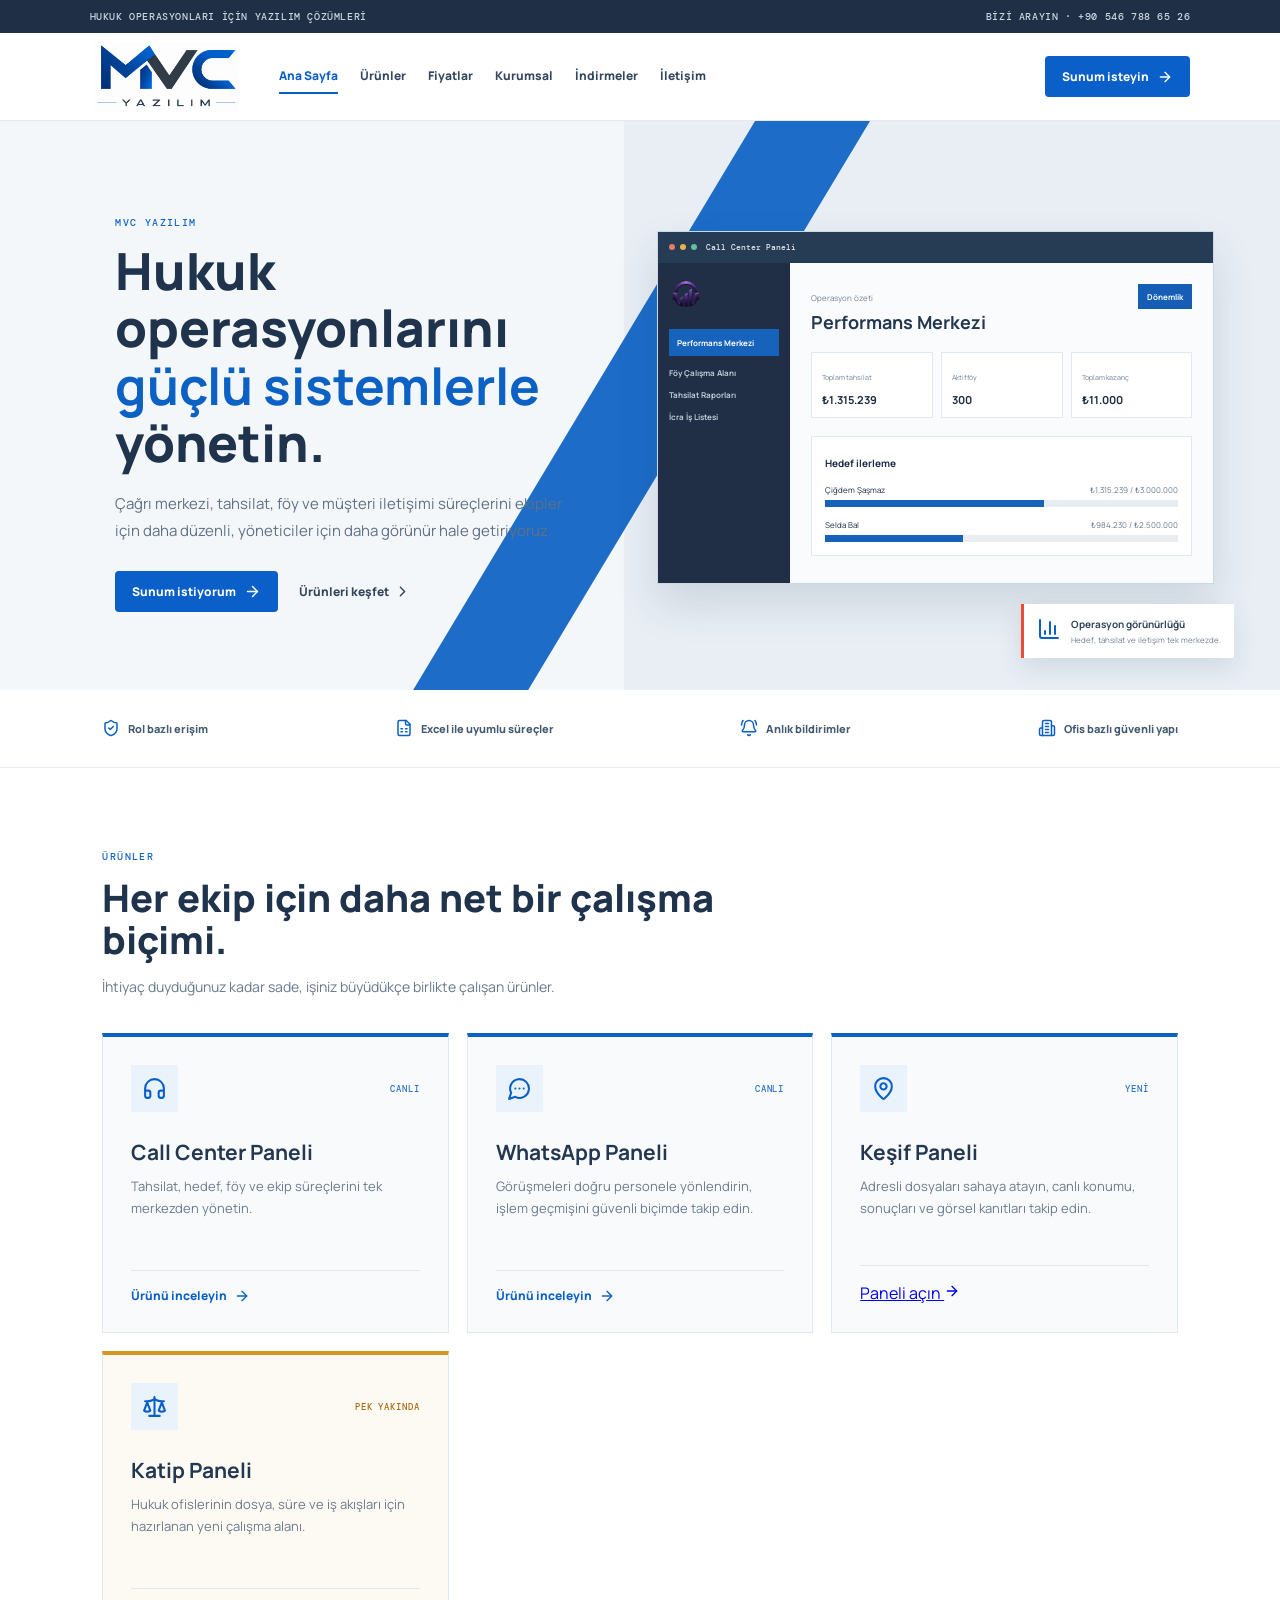
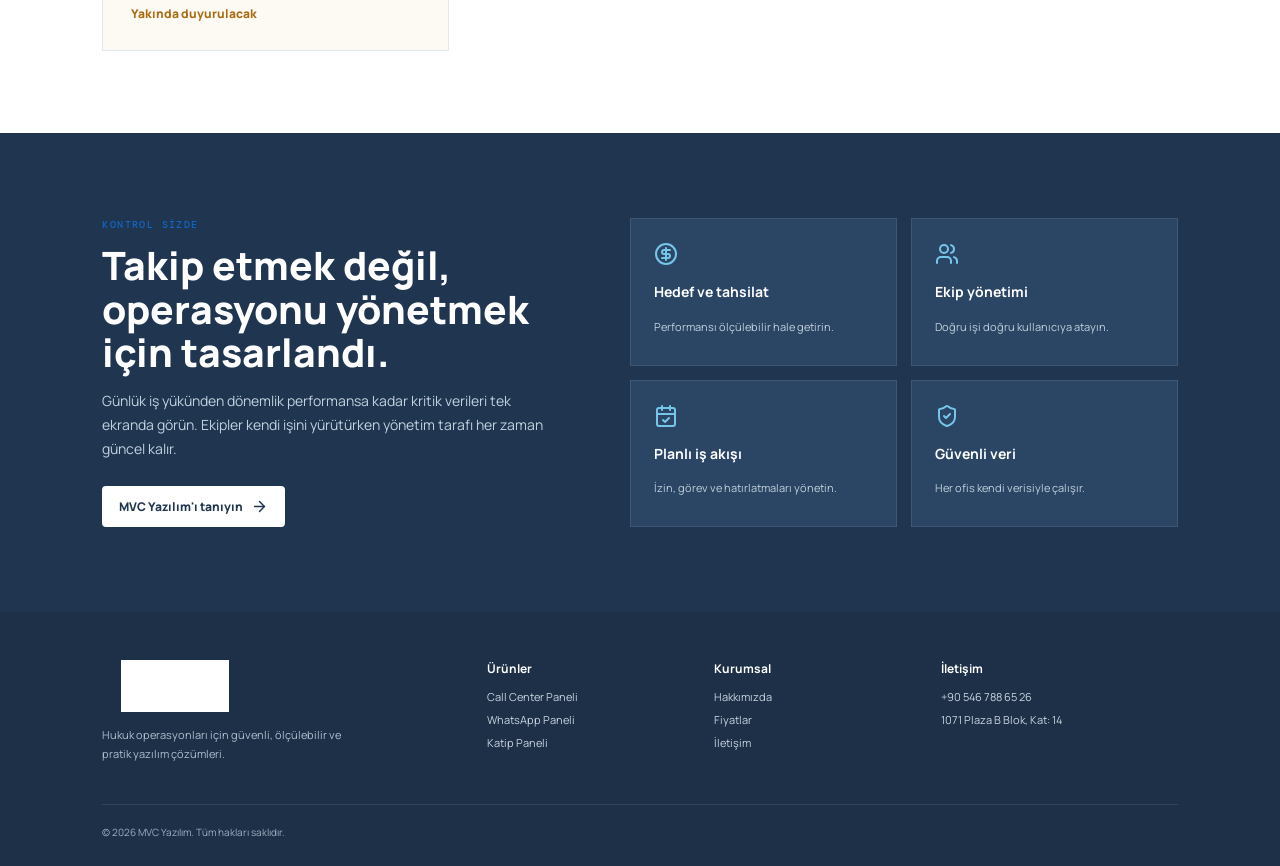
<file: index.html>
<!doctype html>
<html lang="tr">
  <head>
    <meta charset="UTF-8" />
    <meta name="viewport" content="width=device-width, initial-scale=1.0" />
    <meta name="description" content="MVC Yazılım, hukuk ve çağrı merkezi operasyonları için güvenli masaüstü çözümleri geliştirir." />
    <title>MVC Yazılım | Operasyonu Yönetin</title>
    <script type="module" crossorigin src="/assets/index-Bg95SUfD.js"></script>
    <link rel="stylesheet" crossorigin href="/assets/index-CJSbmuFG.css">
  </head>
  <body>
    <div id="root"></div>
  </body>
</html>
</file>
<file: assets/index-CJSbmuFG.css>
@import"https://fonts.googleapis.com/css2?family=DM+Mono:wght@400;500&family=Manrope:wght@400;500;600;700;800&display=swap";:root{font-family:Manrope,Arial,sans-serif;color:#1c2d43;background:#fff;font-synthesis:none}*{box-sizing:border-box}html{scroll-behavior:smooth}body{margin:0;min-width:320px}button{font:inherit;cursor:pointer}.topline{height:33px;padding:0 clamp(20px,7vw,115px);display:flex;align-items:center;justify-content:space-between;background:#1e2f46;color:#cbd6e0;font:500 10px DM Mono,monospace;letter-spacing:.06em}.topline a{color:inherit;text-decoration:none}.brand,.footer-brand{border:0;background:transparent;padding:0;cursor:pointer}.brand img{display:block;width:154px;height:70px;object-fit:contain}.topline+header{height:88px;padding:0 clamp(20px,7vw,115px);display:flex;align-items:center;gap:35px;border-bottom:1px solid #e5eaef;background:#fff;position:sticky;top:0;z-index:20}nav{display:flex;align-items:center;gap:22px;flex:1}nav button{border:0;background:none;color:#34475f;font-size:12px;font-weight:800;padding:8px 0;border-bottom:2px solid transparent}nav button.selected,nav button:hover{color:#0a5fc8;border-color:#0a5fc8}.header-button,.primary,.dark-button{border:0;border-radius:4px;background:#0a5fc8;color:#fff;padding:12px 17px;font-size:12px;font-weight:800;display:inline-flex;align-items:center;gap:8px;text-decoration:none}.mobile-menu{display:none;background:none;border:0;color:#1e2f46}.hero{min-height:550px;display:grid;grid-template-columns:1fr 1.05fr;overflow:hidden;background:#f4f7fa}.hero-copy{padding:95px 40px 78px clamp(20px,9vw,150px);align-self:center;position:relative;z-index:1}.eyebrow{color:#1265c5;font:500 10px DM Mono,monospace;letter-spacing:.14em;margin:0 0 13px}.hero h1,.page-banner h1,.section-intro h2,.home-feature h2{color:#20334d;line-height:1.12;letter-spacing:0;margin:0;font-size:clamp(34px,4vw,54px);font-weight:800}.hero h1 strong{display:block;color:#0b62c4}.hero-copy>p:not(.eyebrow){max-width:510px;color:#617084;font-size:15px;line-height:1.75;margin:20px 0 27px}.action-row{display:flex;gap:15px;align-items:center;flex-wrap:wrap}.text-button{background:none;border:0;color:#31445b;font-size:12px;font-weight:800;display:inline-flex;gap:5px;align-items:center}.hero-art{position:relative;display:grid;place-items:center;padding:62px 10% 58px 5%;background:#e8eef4}.hero-accent{position:absolute;width:115px;height:150%;left:-40px;top:-25%;background:#1468c6;transform:skew(-31deg);opacity:.96}.app-preview{z-index:1;width:min(570px,100%);background:#fff;border:1px solid #ccd9e4;box-shadow:0 20px 40px #1d365622}.preview-bar{height:31px;display:flex;align-items:center;gap:5px;padding:0 11px;background:#263b54;color:#e7edf4;font:500 8px DM Mono,monospace}.preview-bar span{width:6px;height:6px;border-radius:50%;background:#ed796c}.preview-bar span:nth-child(2){background:#e7b34a}.preview-bar span:nth-child(3){background:#5fc1a0}.preview-bar b{margin-left:4px}.preview-body{height:320px;display:grid;grid-template-columns:132px 1fr}.preview-body>aside{background:#202f45;color:#bdcad8;padding:14px 11px;display:flex;flex-direction:column;gap:11px;font-size:8px;font-weight:700}.preview-body>aside img{width:80px;height:34px;object-fit:contain;object-position:left;margin-bottom:7px}.preview-body>aside b{padding:8px;background:#1763bc;color:#fff}.preview-body>aside i{font-style:normal}.call-ui{padding:21px;background:#fafbfd}.preview-title{display:flex;justify-content:space-between;align-items:start}.preview-title small{font-size:8px;color:#758496}.preview-title strong{display:block;font-size:18px;color:#233750;margin-top:4px}.preview-title em{font-style:normal;background:#165eb5;color:#fff;padding:7px 9px;font-size:8px;font-weight:700}.mini-kpis{display:grid;grid-template-columns:repeat(3,1fr);gap:8px;margin:18px 0}.mini-kpis article{background:#fff;border:1px solid #e2e8ef;padding:10px;min-width:0}.mini-kpis small{font-size:7px;color:#718194}.mini-kpis b{display:block;margin-top:7px;font-size:11px}.progress-panel{padding:13px;background:#fff;border:1px solid #e2e8ef}.progress-panel>b{font-size:10px}.progress-panel p{font-size:8px;display:flex;justify-content:space-between;margin:12px 0 5px}.progress-panel p span{color:#64768a}.progress-panel i{display:block;height:7px;background:#e8edf1}.progress-panel u{display:block;height:100%;background:#1763bc;text-decoration:none}.hero-note{position:absolute;z-index:2;right:7%;bottom:32px;display:flex;gap:10px;padding:13px;background:#fff;border-left:3px solid #e94d35;box-shadow:0 10px 24px #1935561d;color:#0a5fc8}.hero-note span{display:grid;gap:3px}.hero-note b{font-size:10px;color:#31445c}.hero-note small{font-size:8px;color:#738196}.trust-strip{min-height:78px;padding:0 clamp(20px,8vw,130px);display:flex;align-items:center;justify-content:space-between;gap:20px;background:#fff;border-bottom:1px solid #e5eaf0}.trust-strip span{display:flex;align-items:center;gap:8px;color:#455a70;font-size:11px;font-weight:800}.trust-strip svg{color:#0a5fc8;width:18px}.home-products,.page-content{padding:82px clamp(20px,8vw,130px)}.section-intro{max-width:690px;margin-bottom:35px}.section-intro h2{font-size:38px}.section-intro>p:not(.eyebrow){color:#68798d;font-size:14px;line-height:1.65}.product-cards{display:grid;grid-template-columns:repeat(3,1fr);gap:18px}.product-card{min-height:300px;padding:28px;background:#f8fafc;border:1px solid #e2e8ef;border-top:4px solid #0b62c4;display:flex;flex-direction:column}.product-card.soon-card{border-top-color:#d69722;background:#fdfaf4}.card-top{display:flex;align-items:center;justify-content:space-between}.product-icon,.large-icon{width:47px;height:47px;display:grid;place-items:center;background:#eaf3fc;color:#0a5fc8}.card-top>b{font:500 9px DM Mono,monospace;letter-spacing:.1em;color:#2c73c8}.soon-card .card-top>b{color:#a96c12}.product-card h3{font-size:21px;color:#243750;margin:26px 0 10px}.product-card p{color:#6b7b8d;font-size:13px;line-height:1.65;margin:0}.card-actions{border-top:1px solid #e1e7ec;margin-top:auto;padding-top:16px}.card-actions button,.card-actions span{background:none;border:0;padding:0;color:#0a5fc8;font-size:12px;font-weight:800;display:flex;align-items:center;gap:7px}.soon-card .card-actions span{color:#a96c12}.home-feature{padding:85px clamp(20px,8vw,130px);background:#203650;color:#fff;display:grid;grid-template-columns:.9fr 1.1fr;gap:80px}.home-feature h2{color:#fff;font-size:39px}.home-feature>div>p:not(.eyebrow){color:#c1d1df;font-size:14px;line-height:1.7;max-width:530px}.dark-button{background:#fff;color:#203650;margin-top:12px}.feature-grid{display:grid;grid-template-columns:1fr 1fr;gap:14px}.feature-grid article{padding:23px;background:#2b4665;border:1px solid #ffffff18;display:grid;gap:9px}.feature-grid svg{color:#76c6ea}.feature-grid b{font-size:14px}.feature-grid span{font-size:11px;line-height:1.55;color:#c3d0db}.page-banner{padding:86px clamp(20px,14vw,230px) 70px;background:#f0f5f9;text-align:center}.page-banner h1{font-size:clamp(36px,4.5vw,59px);max-width:940px;margin:auto}.page-banner>p:last-child{max-width:700px;margin:20px auto 0;color:#607187;font-size:15px;line-height:1.7}.page-content{min-height:560px}.product-detail-list{display:grid;gap:78px}.product-detail{display:grid;grid-template-columns:.82fr 1.18fr;gap:70px;align-items:center}.product-detail:nth-child(2n){direction:rtl}.product-detail:nth-child(2n)>*{direction:ltr}.detail-copy h2,.product-hero h2,.founder h2{font-size:35px;color:#20334d;margin:0}.detail-copy>p:not(.eyebrow),.product-hero p,.founder p{color:#64758a;line-height:1.75;font-size:14px}.detail-copy ul,.pricing-grid ul{padding:0;margin:25px 0;display:grid;gap:11px;list-style:none}.detail-copy li,.pricing-grid li{display:flex;gap:8px;align-items:center;color:#30445b;font-size:13px;font-weight:700}.detail-copy li svg,.pricing-grid li svg{color:#0a5fc8}.product-detail .app-preview{width:100%}.whatsapp-preview .preview-body>aside b{background:#158265}.whatsapp-preview .preview-bar{background:#263b54}.chat-ui{display:grid;grid-template-columns:.9fr 1.4fr;overflow:hidden;background:#f7faf9}.chat-list{padding:15px;background:#fff;border-right:1px solid #e3e8e8}.chat-list b{font-size:10px}.chat-list p{padding:10px 7px;margin:7px 0;font-size:9px;font-weight:800}.chat-list p.active{background:#e5f5ee;color:#0e785b}.chat-list span{display:block;font-size:7px;font-weight:500;color:#758296;margin-top:4px}.chat-window{padding:16px;display:flex;flex-direction:column;gap:12px}.chat-window>div{display:grid;gap:3px;border-bottom:1px solid #dfe7e5;padding-bottom:10px}.chat-window b{font-size:10px}.chat-window small{font-size:7px;color:#678171}.chat-window i,.chat-window em{max-width:80%;padding:9px;font-style:normal;font-size:8px;line-height:1.45;background:#fff;border:1px solid #e5e9eb;align-self:flex-start}.chat-window em{align-self:flex-end;background:#d9f2e7;border-color:#c9eadb}.chat-window>span{margin-top:auto;padding:9px;background:#fff;border:1px solid #dfe7e5;color:#96a39e;font-size:8px}.product-hero{display:grid;grid-template-columns:.9fr 1.1fr;gap:70px;align-items:center}.large-icon{width:67px;height:67px;margin-bottom:22px}.feature-list{display:grid;grid-template-columns:repeat(3,1fr);gap:15px;margin-top:65px}.feature-list article{padding:22px;border:1px solid #e0e7ee;display:flex;gap:14px}.feature-list svg{color:#0a5fc8;flex:0 0 auto}.feature-list b{font-size:14px}.feature-list p{font-size:12px;line-height:1.55;color:#67788c;margin:7px 0 0}.pricing-grid{display:grid;grid-template-columns:repeat(3,1fr);gap:17px;align-items:stretch}.pricing-grid article{position:relative;border:1px solid #e0e7ee;padding:30px;display:flex;flex-direction:column;min-height:420px}.pricing-grid .featured-price{background:#203650;color:#fff;border-color:#203650;transform:translateY(-13px)}.popular{position:absolute;top:-13px;left:22px;background:#e9a928;color:#233750;padding:6px 9px;font:700 8px DM Mono,monospace;letter-spacing:.08em}.pricing-grid h2{font-size:24px;margin:0}.pricing-grid p{font-size:12px;color:#6b7c90}.featured-price p,.featured-price span,.featured-price li{color:#d5e1eb}.pricing-grid strong{font-size:30px;margin:14px 0 5px}.pricing-grid strong small{font-size:12px}.pricing-grid>article>span{font-size:11px;color:#6e7f91}.pricing-grid ul{margin-top:30px}.pricing-grid button{margin-top:auto}.outline{border:1px solid #0a5fc8;background:#fff;color:#0a5fc8;padding:11px 13px;font-size:12px;font-weight:800;display:flex;justify-content:center;align-items:center;gap:6px}.price-note{text-align:center;color:#788899;font-size:12px;margin:42px auto 0}.founder{display:grid;grid-template-columns:.6fr 1.4fr;gap:68px;align-items:center;max-width:1000px;margin:auto}.founder-mark{height:320px;background:#203650;display:grid;place-items:center;position:relative;color:#fff}.founder-mark span{font-size:90px;font-weight:800;letter-spacing:-8px}.founder-mark i{position:absolute;bottom:22px;right:22px;font:500 11px DM Mono,monospace;color:#81b8e1}.values{display:grid;grid-template-columns:repeat(3,1fr);gap:15px;margin-top:70px}.values article{padding:25px;background:#f4f7fa}.values svg{color:#0a5fc8}.values h3{font-size:16px;margin:17px 0 8px}.values p{font-size:12px;line-height:1.6;color:#6b7c8f}.downloads{display:grid;gap:16px;max-width:980px;margin:auto}.downloads article{display:grid;grid-template-columns:55px 1fr auto;align-items:center;gap:22px;border:1px solid #e0e7ee;padding:25px}.downloads svg{color:#0a5fc8}.downloads h2{font-size:18px;margin:0}.downloads p{font-size:12px;color:#697a8c;margin:6px 0}.downloads span{font:500 9px DM Mono,monospace;color:#52718d}.muted-download{opacity:.65;background:#f7f8f9}.muted-download button{border:0;background:#dce2e8;color:#657486;padding:11px 13px;font-size:11px;font-weight:800}.contact-grid{display:grid;grid-template-columns:repeat(3,1fr);gap:16px}.contact-grid article{min-height:230px;padding:28px;border:1px solid #e0e7ee;display:flex;flex-direction:column;align-items:flex-start}.contact-grid svg{color:#0a5fc8}.contact-grid h2{font-size:18px;margin:22px 0 12px}.contact-grid a{color:#0a5fc8;text-decoration:none;font-size:13px;font-weight:800;margin:5px 0;display:flex;align-items:center;gap:7px}.contact-grid p{font-size:13px;line-height:1.7;color:#65758a;margin:0}.contact-grid span{font-size:11px;color:#738396;margin-top:auto}.socials{margin-top:46px;padding:23px;background:#f3f6f9;display:flex;align-items:center;gap:14px}.socials span{font-size:13px;font-weight:800;color:#30465e;margin-right:auto}.socials button{border:1px solid #dce3ea;background:#fff;color:#728196;padding:10px 12px;display:flex;gap:7px;align-items:center;font-size:11px}.socials button:disabled{cursor:not-allowed}footer{padding:48px clamp(20px,8vw,130px) 27px;background:#1d3048;color:#c9d5df;display:grid;grid-template-columns:1.8fr 1fr 1fr 1.2fr;gap:30px;position:relative}footer img{width:145px;height:52px;object-fit:contain;filter:brightness(0) invert(1)}footer p{font-size:11px;line-height:1.65;max-width:260px;color:#aebfce}footer b{font-size:12px;color:#fff;margin-bottom:12px;display:block}footer button,footer a,footer span{border:0;background:none;text-align:left;padding:0;margin:0 0 8px;color:#c9d5df;text-decoration:none;font-size:11px;display:block}footer small{grid-column:1/-1;border-top:1px solid #ffffff19;padding-top:20px;font-size:10px;color:#9db0c1}@media(max-width:920px){.topline+header{gap:18px}.hero,.product-detail,.product-hero,.founder,.home-feature{grid-template-columns:1fr}.hero-copy{padding:70px clamp(20px,8vw,100px)}.hero-art{min-height:440px}.product-cards,.pricing-grid,.feature-list,.values,.contact-grid{grid-template-columns:1fr}.product-detail:nth-child(2n){direction:ltr}.product-detail{gap:35px}.home-feature{gap:40px}.pricing-grid .featured-price{transform:none}.page-banner{padding-inline:30px}footer{grid-template-columns:1.5fr 1fr 1fr}.downloads article{grid-template-columns:50px 1fr}.downloads article>a,.downloads article>button{grid-column:2}}@media(max-width:650px){.topline{display:none}.topline+header{height:68px;padding:0 18px}.brand img{width:120px;height:55px}.mobile-menu{display:block;margin-left:auto}.header-button{display:none}nav{display:none;position:absolute;left:0;right:0;top:68px;background:#fff;border-bottom:1px solid #e5eaf0;padding:14px 20px;box-shadow:0 10px 20px #10213b10}nav.open{display:grid;gap:7px}nav button{text-align:left}.hero-copy{padding:58px 20px}.hero h1{font-size:37px}.hero-art{min-height:340px;padding:35px 20px 55px}.preview-body{height:235px;grid-template-columns:82px 1fr}.preview-body>aside{font-size:6px;padding:9px 7px;gap:7px}.preview-body>aside img{width:62px;height:22px}.call-ui{padding:12px}.preview-title strong{font-size:13px}.mini-kpis{margin:11px 0}.mini-kpis article{padding:6px}.mini-kpis b{font-size:8px}.progress-panel{padding:9px}.hero-note{right:24px;bottom:17px}.trust-strip{padding:18px 20px;flex-wrap:wrap;justify-content:flex-start}.trust-strip span{width:calc(50% - 10px);font-size:9px}.home-products,.page-content{padding:62px 20px}.section-intro h2,.page-banner h1{font-size:33px}.home-feature{padding:62px 20px}.home-feature h2{font-size:32px}.feature-grid{grid-template-columns:1fr 1fr}.page-banner{padding:58px 20px}.page-banner>p:last-child{font-size:13px}.product-hero h2,.detail-copy h2,.founder h2{font-size:29px}.feature-list{margin-top:42px}.founder-mark{height:230px}.founder-mark span{font-size:70px}.contact-grid article{min-height:200px}.socials{align-items:flex-start;flex-wrap:wrap}.socials span{width:100%}footer{grid-template-columns:1fr 1fr;padding:42px 20px 25px}.footer-brand{grid-column:1/-1}.downloads article{padding:20px;gap:14px}.downloads article>a,.downloads article>button{grid-column:1/-1;justify-self:start}.chat-ui{grid-template-columns:1fr 1.2fr}}.preview-stack{position:relative}.preview-caption{position:absolute;right:-14px;bottom:-24px;max-width:265px;padding:15px;background:#203650;color:#fff;box-shadow:0 14px 25px #1d36562b;display:grid;gap:4px}.preview-caption b{font-size:11px}.preview-caption span{font-size:9px;line-height:1.5;color:#c9d8e5}.product-proof{margin-top:98px;padding:48px;background:#f1f6fa;display:grid;grid-template-columns:.8fr 1.2fr;gap:60px}.product-proof h2,.screen-section h2,.workflow-section h2{color:#20334d;font-size:30px;line-height:1.2;margin:0}.product-proof>div:last-child{display:grid;gap:18px}.product-proof article{display:flex;gap:14px}.product-proof svg{color:#0a5fc8;flex:0 0 auto}.product-proof b{font-size:13px}.product-proof p{margin:5px 0 0;color:#68798c;font-size:11px;line-height:1.55}.screen-section{margin-top:84px}.screen-section-head{max-width:620px;margin-bottom:30px}.screen-gallery{display:grid;grid-template-columns:repeat(3,1fr);gap:16px}.screen-card{min-height:225px;border:1px solid #dce5ed;background:#fff;box-shadow:0 9px 24px #1935560e}.screen-toolbar{height:32px;display:flex;align-items:center;gap:4px;padding:0 11px;background:#263b54;color:#d8e3ec;font:500 8px DM Mono,monospace}.screen-toolbar i{width:6px;height:6px;border-radius:50%;background:#e76962}.screen-toolbar i:nth-child(2){background:#e8ba55}.screen-toolbar i:nth-child(3){background:#5ec1a1}.screen-toolbar b{margin-left:4px}.screen-card-body{position:relative;min-height:193px;padding:25px;display:grid;align-content:center;gap:12px;background:linear-gradient(135deg,#fbfdff,#edf4f9)}.screen-2 .screen-card-body{background:linear-gradient(135deg,#f9fbfe,#e9f2fa)}.screen-3 .screen-card-body{background:linear-gradient(135deg,#fbfcfd,#edf6f3)}.screen-card-body svg{width:30px;height:30px;color:#0a5fc8}.screen-card-body b{font-size:15px;color:#233950}.screen-card-body p{font-size:11px;line-height:1.55;color:#64768a;margin:0;max-width:220px}.screen-card-body span{position:absolute;right:18px;bottom:14px;font:500 32px DM Mono,monospace;color:#d7e4ef}.workflow-section{margin-top:74px;padding:48px;background:#203650;color:#fff;display:grid;grid-template-columns:.9fr 1.1fr;gap:65px}.workflow-section h2{color:#fff}.workflow-section .eyebrow{color:#8ec6eb}.workflow-section ol{padding:0;margin:0;list-style:none;display:grid;gap:14px}.workflow-section li{display:flex;align-items:center;gap:12px;font-size:13px;color:#d6e2ec}.workflow-section li span{width:27px;height:27px;display:grid;place-items:center;border:1px solid #73b8e6;color:#8cd1f6;font:500 10px DM Mono,monospace}@media(max-width:920px){.product-proof,.workflow-section{grid-template-columns:1fr}.preview-caption{right:14px}.screen-gallery{grid-template-columns:1fr}}@media(max-width:650px){.product-proof,.workflow-section{padding:30px 20px;margin-top:62px}.screen-section{margin-top:62px}.screen-section h2,.product-proof h2,.workflow-section h2{font-size:27px}.preview-caption{position:static;max-width:none}.preview-stack{display:grid;gap:12px}.screen-gallery{gap:12px}}
</file>
